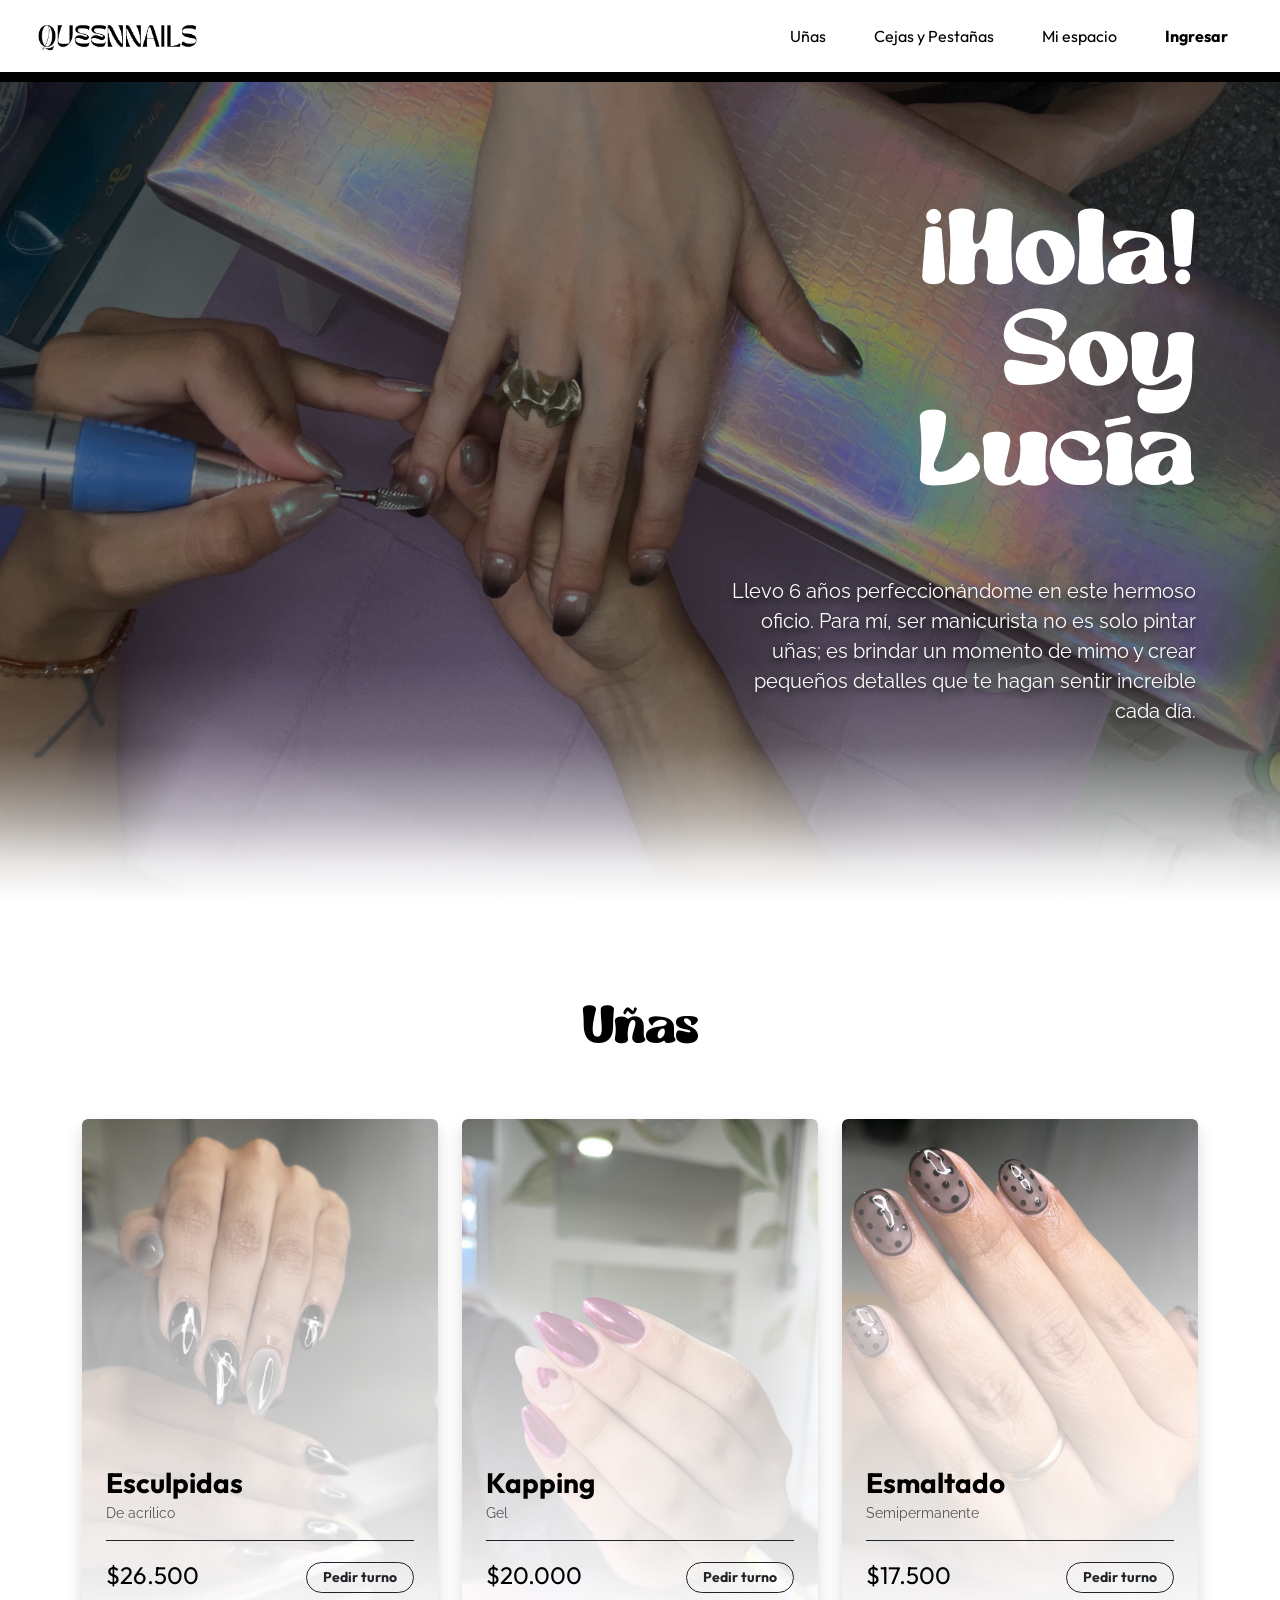
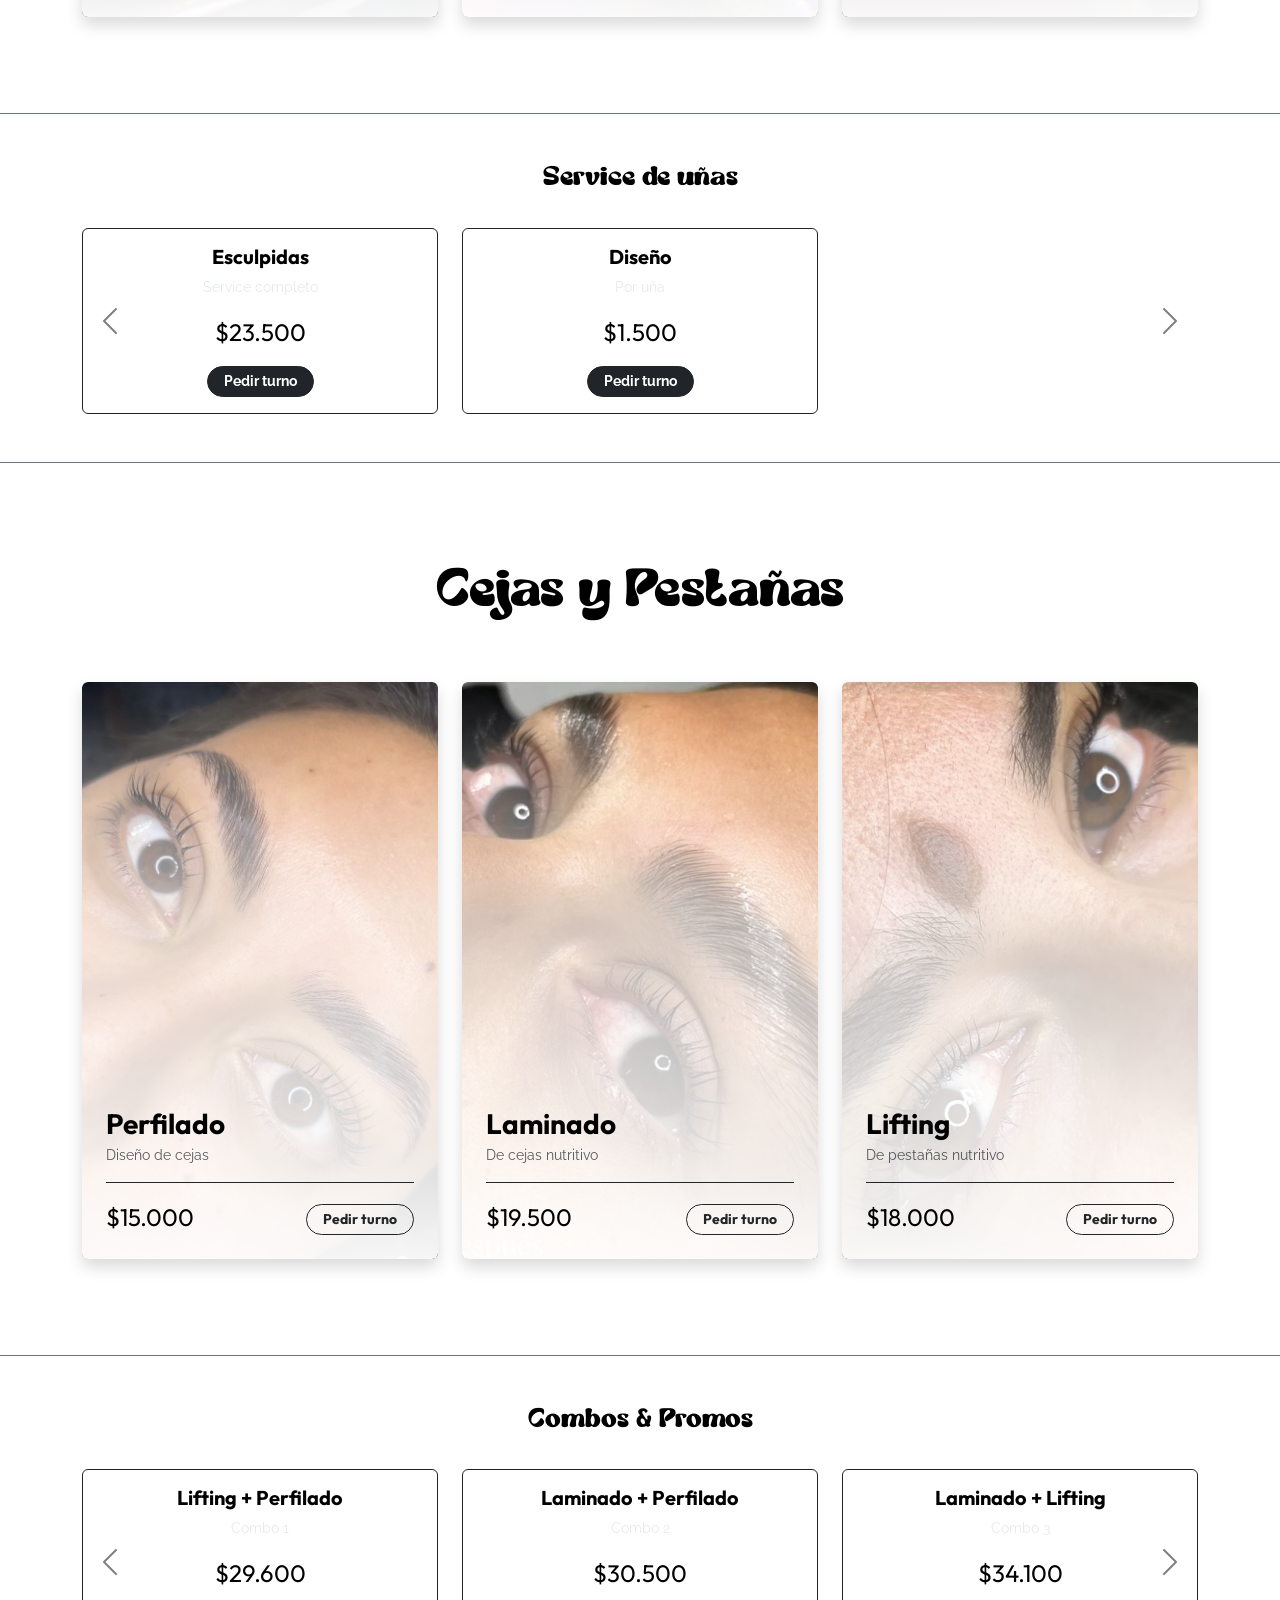
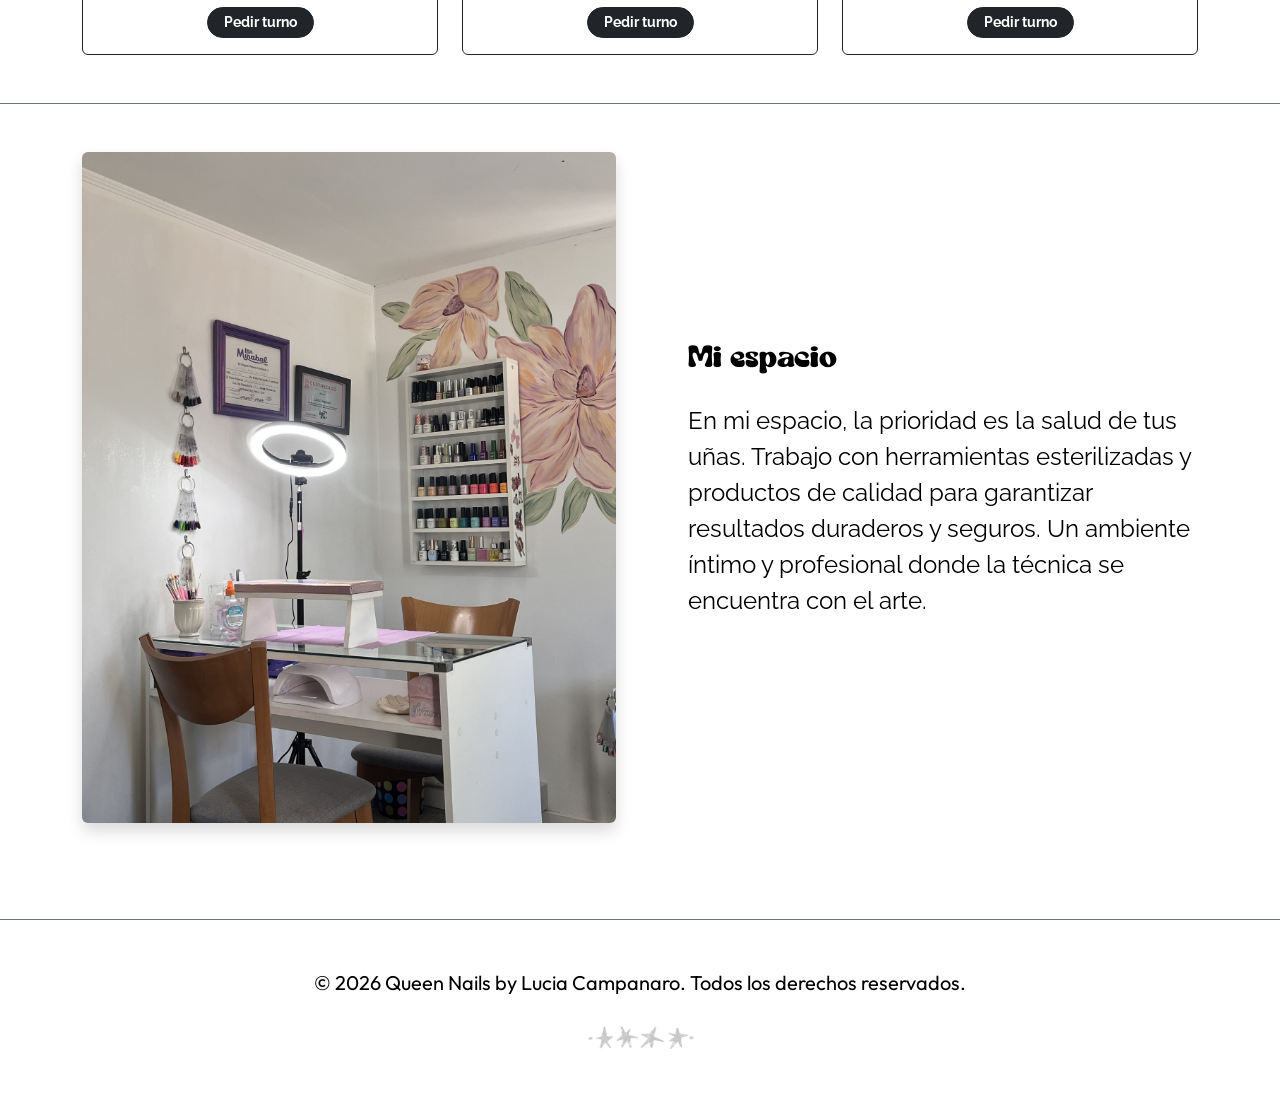
<file: index.html>
<!DOCTYPE html>
<html lang="es">

<head>
    <meta charset="utf-8" />
    <meta name="viewport" content="width=device-width, initial-scale=1" />
    <meta name="description" content="Landing de técnicas de joyería contemporánea." />
    <title>Queen Nails - Lucia Campanaro</title>

    <link href="https://cdn.jsdelivr.net/npm/bootstrap@5.3.0/dist/css/bootstrap.min.css" rel="stylesheet">
    <link href="https://fonts.googleapis.com/css2?family=Beth+Ellen&family=Outfit:wght@100..900&family=Raleway:ital,wght@0,100..900;1,100..900&display=swap" rel="stylesheet">
    <link rel="stylesheet" href="estilos.css" />
</head>

<body class="bg-white text-black font-raleway">

    <nav class="navbar navbar-expand-lg navbar-light bg-white fixed-top custom-nav-border">
        <div class="container-fluid">

            <a class="navbar-brand ms-4" href="#">
                <img src="assets/imagenes/logoqn.png" alt="Logo" height="40">
            </a>

            <button class="navbar-toggler me-3" type="button" data-bs-toggle="collapse" data-bs-target="#navbarNav"
                aria-controls="navbarNav" aria-expanded="false" aria-label="Toggle navigation">
                <span class="navbar-toggler-icon"></span>
            </button>

            <div class="collapse navbar-collapse justify-content-end" id="navbarNav">
                <ul class="navbar-nav align-items-center font-outfit pe-3">
                    <li class="nav-item"><a class="nav-link px-4 py-3 text-black" href="#uñas">Uñas</a></li>
                    <li class="nav-item"><a class="nav-link px-4 py-3 text-black" href="#cejas-pestañas">Cejas y Pestañas</a></li>
                    <li class="nav-item"><a class="nav-link px-4 py-3 text-black" href="#espacio">Mi espacio</a></li>
                    <li class="nav-item">
                        <a class="nav-link px-4 py-3 text-black fw-bold" href="admin.html">Ingresar</a>
                    </li>
                </ul>
            </div>
        </div>
    </nav>

    <main class="bg-white">

        <section id="hero" class="hero-bg d-flex align-items-center min-vh-100">
            <div class="container-fluid pe-lg-5 pb-5 position-relative z-1">
                <div class="row justify-content-end me-lg-4">
                    <div class="col-12 col-lg-5 text-center text-lg-end">
                        <h1 class="hero-title font-whitecapel text-white mb-5">
                            ¡Hola! <br>Soy Lucía
                        </h1>
                        <p class="hero-text font-raleway text-white fs-5 ms-auto">
                            Llevo 6 años perfeccionándome en este hermoso oficio.
                            Para mí, ser manicurista no es solo pintar uñas; es brindar un momento de mimo
                            y crear pequeños detalles que te hagan sentir increíble cada día.
                        </p>
                    </div>
                </div>
            </div>
        </section>

        <!-- UÑAS -->
        <section id="uñas" class="container py-5 my-5">
            <div class="row mb-5">
                <div class="col-12 text-center">
                    <h2 class="font-whitecapel display-4 text-black">Uñas</h2>
                </div>
            </div>
            <div class="row row-cols-1 row-cols-md-2 row-cols-lg-3 g-4">
                <div class="col">
                    <div class="card border-0 shadow overflow-hidden h-100 card-estricta">
                        <img src="assets/imagenes/esculpidas.png" class="card-img w-100 h-100 object-fit-cover" alt="Esculpidas">
                        <div class="card-img-overlay d-flex flex-column justify-content-end p-4 overlay-suave">
                            <h3 class="font-outfit fw-bold text-black mb-1">Esculpidas</h3>
                            <p class="text-muted small mb-3 font-raleway">De acrilico</p>
                            <div class="d-flex justify-content-between align-items-end border-top border-dark pt-3">
                                <span class="fs-4 font-outfit text-black" data-price-id="esculpidas">$26.500</span>
                                <a href="https://ig.me/m/queennails.lc" class="btn btn-sm btn-outline-dark rounded-pill px-3 fw-bold font-outfit">Pedir turno</a>
                            </div>
                        </div>
                    </div>
                </div>
                <div class="col">
                    <div class="card border-0 shadow overflow-hidden h-100 card-estricta">
                        <img src="assets/imagenes/kapping.png" class="card-img w-100 h-100 object-fit-cover" alt="Kapping">
                        <div class="card-img-overlay d-flex flex-column justify-content-end p-4 overlay-suave">
                            <h3 class="font-outfit fw-bold text-black mb-1">Kapping</h3>
                            <p class="text-muted small mb-3 font-raleway">Gel</p>
                            <div class="d-flex justify-content-between align-items-end border-top border-dark pt-3">
                                <span class="fs-4 font-outfit text-black" data-price-id="kapping">$20.000</span>
                                <a href="https://ig.me/m/queennails.lc" class="btn btn-sm btn-outline-dark rounded-pill px-3 fw-bold font-outfit">Pedir turno</a>
                            </div>
                        </div>
                    </div>
                </div>
                <div class="col">
                    <div class="card border-0 shadow overflow-hidden h-100 card-estricta">
                        <img src="assets/imagenes/semi.png" class="card-img w-100 h-100 object-fit-cover" alt="Semipermanente">
                        <div class="card-img-overlay d-flex flex-column justify-content-end p-4 overlay-suave">
                            <h3 class="font-outfit fw-bold text-black mb-1">Esmaltado</h3>
                            <p class="text-muted small mb-3 font-raleway">Semipermanente</p>
                            <div class="d-flex justify-content-between align-items-end border-top border-dark pt-3">
                                <span class="fs-4 font-outfit text-black" data-price-id="esmaltado">$17.500</span>
                                <a href="https://ig.me/m/queennails.lc" class="btn btn-sm btn-outline-dark rounded-pill px-3 fw-bold font-outfit">Pedir turno</a>
                            </div>
                        </div>
                    </div>
                </div>
            </div>
        </section>

        <section id="services-extra" class="py-5 border-top border-bottom border-secondary" data-bs-theme="dark">
            <div class="container">
                <div class="row mb-4">
                    <div class="col-12 text-center">
                        <h3 class="font-whitecapel text-black">Service de uñas</h3>
                    </div>
                </div>
                <div id="carouselServices" class="carousel slide" data-bs-ride="carousel">
                    <div class="carousel-inner">
                        <div class="carousel-item active">
                            <div class="row row-cols-1 row-cols-md-3 g-4">
                                <div class="col">
                                    <div class="card h-100 bg-white border border-dark text-black">
                                        <div class="card-body text-center">
                                            <h5 class="font-outfit fw-bold">Esculpidas</h5>
                                            <p class="small text-muted">Service completo</p>
                                            <div class="fs-4 font-outfit mb-3" data-price-id="service_esculpidas">$23.500</div>
                                            <a href="https://ig.me/m/queennails.lc" class="btn btn-sm btn-dark rounded-pill px-3 fw-bold">Pedir turno</a>
                                        </div>
                                    </div>
                                </div>
                                <div class="col">
                                    <div class="card h-100 bg-white border border-dark text-black">
                                        <div class="card-body text-center">
                                            <h5 class="font-outfit fw-bold">Diseño</h5>
                                            <p class="small text-muted">Por uña</p>
                                            <div class="fs-4 font-outfit mb-3" data-price-id="service_diseno_u">$1.500</div>
                                            <a href="https://ig.me/m/queennails.lc" class="btn btn-sm btn-dark rounded-pill px-3 fw-bold">Pedir turno</a>
                                        </div>
                                    </div>
                                </div>
                            </div>
                        </div>
                        <div class="carousel-item">
                            <div class="row row-cols-1 row-cols-md-3 g-4">
                                <div class="col">
                                    <div class="card h-100 bg-white border border-dark text-black">
                                        <div class="card-body text-center">
                                            <h5 class="font-outfit fw-bold">Diseño</h5>
                                            <p class="small text-muted">Full set</p>
                                            <div class="fs-4 font-outfit mb-3" data-price-id="service_diseno_fs">$12.000</div>
                                            <a href="https://ig.me/m/queennails.lc" class="btn btn-sm btn-dark rounded-pill px-3 fw-bold">Pedir turno</a>
                                        </div>
                                    </div>
                                </div>
                                <div class="col">
                                    <div class="card h-100 bg-white border border-dark text-black">
                                        <div class="card-body text-center">
                                            <h5 class="font-outfit fw-bold">Retirado</h5>
                                            <p class="small text-muted">Esculpidas - Kapping</p>
                                            <div class="fs-4 font-outfit mb-3" data-price-id="service_retirado">$10.000</div>
                                            <a href="https://ig.me/m/queennails.lc" class="btn btn-sm btn-dark rounded-pill px-3 fw-bold">Pedir turno</a>
                                        </div>
                                    </div>
                                </div>
                            </div>
                        </div>
                    </div>
                    <button class="carousel-control-prev" type="button" data-bs-target="#carouselServices" data-bs-slide="prev" style="width: 5%;">
                        <span class="carousel-control-prev-icon" aria-hidden="true"></span>
                    </button>
                    <button class="carousel-control-next" type="button" data-bs-target="#carouselServices" data-bs-slide="next" style="width: 5%;">
                        <span class="carousel-control-next-icon" aria-hidden="true"></span>
                    </button>
                </div>
            </div>
        </section>

        <section id="cejas-pestañas" class="container py-5 my-5">
            <div class="row mb-5">
                <div class="col-12 text-center">
                    <h2 class="font-whitecapel display-4 text-black">Cejas y Pestañas</h2>
                </div>
            </div>
            <div class="row row-cols-1 row-cols-md-2 row-cols-lg-3 g-4">
                <div class="col">
                    <div class="card border-0 shadow overflow-hidden h-100 card-estricta">
                        <img src="assets/imagenes/perfilado.jpeg" class="card-img w-100 h-100 object-fit-cover" alt="Perfilado">
                        <div class="card-img-overlay d-flex flex-column justify-content-end p-4 overlay-suave">
                            <h3 class="font-outfit fw-bold text-black mb-1">Perfilado</h3>
                            <p class="text-muted small mb-3 font-raleway">Diseño de cejas</p>
                            <div class="d-flex justify-content-between align-items-end border-top border-dark pt-3">
                                <span class="fs-4 font-outfit text-black" data-price-id="perfilado">$15.000</span>
                                <a href="https://ig.me/m/queennails.lc" class="btn btn-sm btn-outline-dark rounded-pill px-3 fw-bold font-outfit">Pedir turno</a>
                            </div>
                        </div>
                    </div>
                </div>
                <div class="col">
                    <div class="card border-0 shadow overflow-hidden h-100 card-estricta">
                        <img src="assets/imagenes/laminado.jpeg" class="card-img w-100 h-100 object-fit-cover" alt="Laminado">
                        <div class="card-img-overlay d-flex flex-column justify-content-end p-4 overlay-suave">
                            <h3 class="font-outfit fw-bold text-black mb-1">Laminado</h3>
                            <p class="text-muted small mb-3 font-raleway">De cejas nutritivo</p>
                            <div class="d-flex justify-content-between align-items-end border-top border-dark pt-3">
                                <span class="fs-4 font-outfit text-black" data-price-id="laminado_cejas">$19.500</span>
                                <a href="https://ig.me/m/queennails.lc" class="btn btn-sm btn-outline-dark rounded-pill px-3 fw-bold font-outfit">Pedir turno</a>
                            </div>
                        </div>
                    </div>
                </div>
                <div class="col">
                    <div class="card border-0 shadow overflow-hidden h-100 card-estricta">
                        <img src="assets/imagenes/pestanas.png" class="card-img w-100 h-100 object-fit-cover" alt="Lifting">
                        <div class="card-img-overlay d-flex flex-column justify-content-end p-4 overlay-suave">
                            <h3 class="font-outfit fw-bold text-black mb-1">Lifting</h3>
                            <p class="text-muted small mb-3 font-raleway">De pestañas nutritivo</p>
                            <div class="d-flex justify-content-between align-items-end border-top border-dark pt-3">
                                <span class="fs-4 font-outfit text-black" data-price-id="lifting">$18.000</span>
                                <a href="https://ig.me/m/queennails.lc" class="btn btn-sm btn-outline-dark rounded-pill px-3 fw-bold font-outfit">Pedir turno</a>
                            </div>
                        </div>
                    </div>
                </div>
            </div>
        </section>

        <section id="combos" class="py-5 bg-white border-top border-bottom border-secondary" data-bs-theme="dark">
            <div class="container">
                <div class="row mb-4">
                    <div class="col-12 text-center">
                        <h3 class="font-whitecapel text-black">Combos & Promos</h3>
                    </div>
                </div>
                <div id="carouselCombos" class="carousel slide" data-bs-ride="carousel">
                    <div class="carousel-inner">
                        <div class="carousel-item active">
                            <div class="row row-cols-1 row-cols-md-3 g-4">
                                <div class="col">
                                    <div class="card h-100 bg-white border border-dark text-black">
                                        <div class="card-body text-center">
                                            <h5 class="font-outfit fw-bold">Lifting + Perfilado</h5>
                                            <p class="small text-muted">Combo 1</p>
                                            <div class="fs-4 font-outfit mb-3" data-price-id="combo1">$29.600</div>
                                            <a href="https://ig.me/m/queennails.lc" class="btn btn-sm btn-dark rounded-pill px-3 fw-bold">Pedir turno</a>
                                        </div>
                                    </div>
                                </div>
                                <div class="col">
                                    <div class="card h-100 bg-white border border-dark text-black">
                                        <div class="card-body text-center">
                                            <h5 class="font-outfit fw-bold">Laminado + Perfilado</h5>
                                            <p class="small text-muted">Combo 2</p>
                                            <div class="fs-4 font-outfit mb-3" data-price-id="combo2">$30.500</div>
                                            <a href="https://ig.me/m/queennails.lc" class="btn btn-sm btn-dark rounded-pill px-3 fw-bold">Pedir turno</a>
                                        </div>
                                    </div>
                                </div>
                                <div class="col">
                                    <div class="card h-100 bg-white border border-dark text-black">
                                        <div class="card-body text-center">
                                            <h5 class="font-outfit fw-bold">Laminado + Lifting</h5>
                                            <p class="small text-muted">Combo 3</p>
                                            <div class="fs-4 font-outfit mb-3" data-price-id="combo3">$34.100</div>
                                            <a href="https://ig.me/m/queennails.lc" class="btn btn-sm btn-dark rounded-pill px-3 fw-bold">Pedir turno</a>
                                        </div>
                                    </div>
                                </div>
                            </div>
                        </div>
                        <div class="carousel-item">
                            <div class="row row-cols-1 row-cols-md-3 g-4">
                                <div class="col">
                                    <div class="card h-100 bg-white border border-dark text-black">
                                        <div class="card-body text-center">
                                            <h5 class="font-outfit fw-bold">Laminado + Lifting + Perfilado</h5>
                                            <p class="small text-muted">Combo 4</p>
                                            <div class="fs-4 font-outfit mb-3" data-price-id="combo4">$48.500</div>
                                            <a href="https://ig.me/m/queennails.lc" class="btn btn-sm btn-dark rounded-pill px-3 fw-bold">Pedir turno</a>
                                        </div>
                                    </div>
                                </div>
                            </div>
                        </div>
                    </div>
                    <button class="carousel-control-prev" type="button" data-bs-target="#carouselCombos" data-bs-slide="prev" style="width: 5%;">
                        <span class="carousel-control-prev-icon" aria-hidden="true"></span>
                    </button>
                    <button class="carousel-control-next" type="button" data-bs-target="#carouselCombos" data-bs-slide="next" style="width: 5%;">
                        <span class="carousel-control-next-icon" aria-hidden="true"></span>
                    </button>
                </div>
            </div>
        </section>

        <section id="espacio" class="container py-5 mb-5">
            <div class="row align-items-center g-5">
                <div class="col-12 col-lg-6">
                    <img src="assets/imagenes/miespacio.jpeg" alt="Trabajo de vidrio" class="img-fluid rounded w-100 shadow">
                </div>
                <div class="col-12 col-lg-6">
                    <div class="ps-lg-4 text-center text-lg-start">
                        <h2 class="titulo-seccion font-whitecapel mb-4 text-black">Mi espacio</h2>
                        <p class="fs-4 text-black">
                            En mi espacio, la prioridad es la salud de tus uñas. Trabajo con herramientas esterilizadas
                            y productos de calidad para garantizar resultados duraderos y seguros. Un ambiente íntimo y
                            profesional donde la técnica se encuentra con el arte.
                        </p>
                    </div>
                </div>
            </div>
        </section>

    </main>

    <footer class="bg-white text-black py-5 text-center border-top border-secondary">
        <div class="container d-flex flex-column align-items-center gap-3">
            <p class="font-outfit fs-5 mb-0">© 2026 Queen Nails by Lucia Campanaro. Todos los derechos reservados.</p>
            <img src="assets/imagenes/estrellas.png" alt="Estrellas decorativas" class="d-block" style="max-width: 120px;" />
        </div>
    </footer>

    <script src="https://cdn.jsdelivr.net/npm/bootstrap@5.3.0/dist/js/bootstrap.bundle.min.js"></script>
    <script src="admin.js"></script>
</body>

</html>
</file>
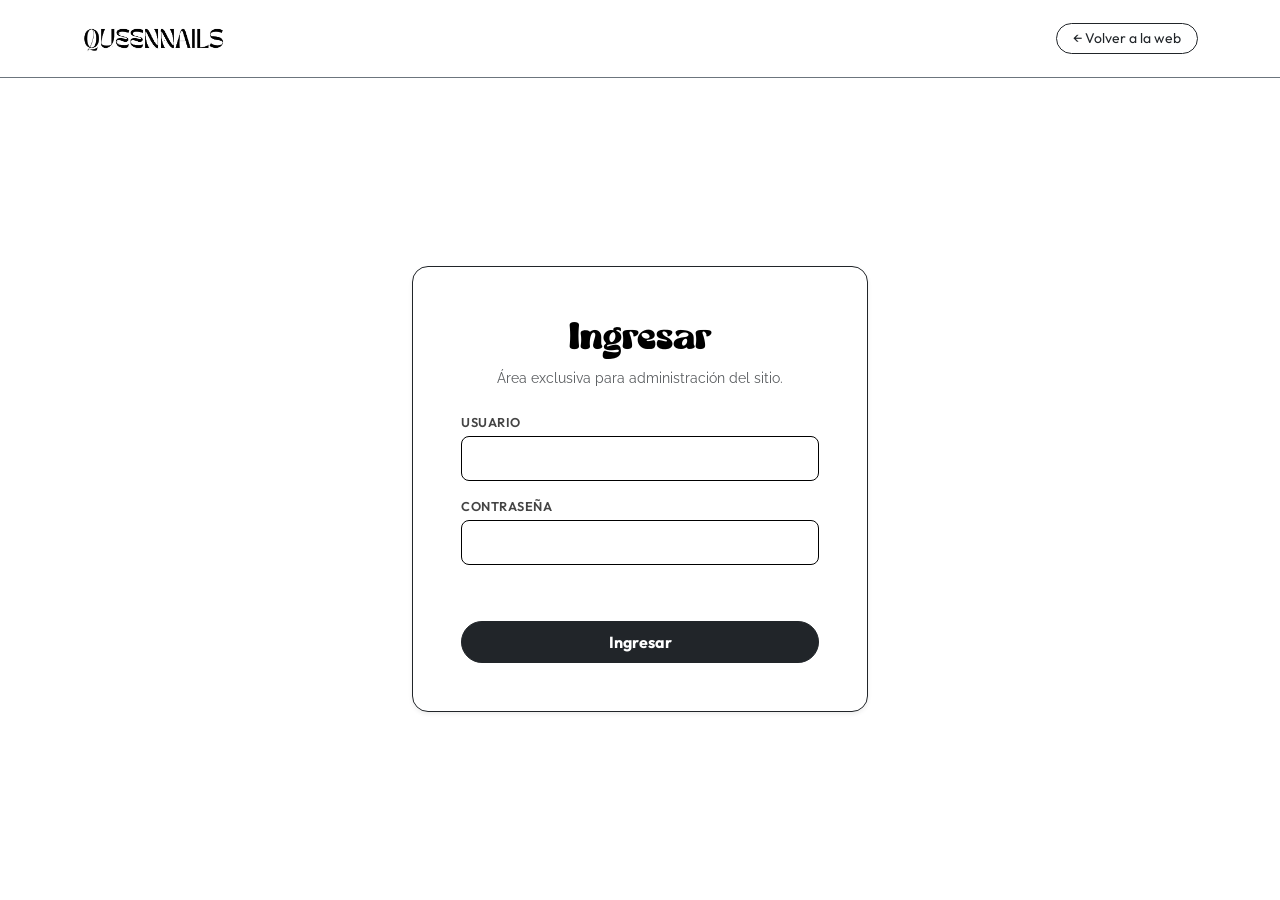
<file: admin.html>
<!DOCTYPE html>
<html lang="es">

<head>
    <meta charset="utf-8" />
    <meta name="viewport" content="width=device-width, initial-scale=1" />
    <title>Acceso Gestión - Queen Nails</title>

    <link href="https://cdn.jsdelivr.net/npm/bootstrap@5.3.0/dist/css/bootstrap.min.css" rel="stylesheet">
    <link href="https://fonts.googleapis.com/css2?family=Beth+Ellen&family=Outfit:wght@100..900&family=Raleway:ital,wght@0,100..900;1,100..900&display=swap" rel="stylesheet">
    <link rel="stylesheet" href="estilos.css" />
</head>

<body class="bg-white text-black font-raleway d-flex flex-column min-vh-100">

    <nav class="navbar navbar-light bg-white border-bottom border-secondary py-3">
        <div class="container d-flex justify-content-between align-items-center">
            <a class="navbar-brand" href="index.html">
                <img src="assets/imagenes/logoqn.png" alt="Logo" height="35">
            </a>
            <a href="index.html" class="btn btn-outline-dark btn-sm rounded-pill font-outfit px-3">← Volver a la web</a>
        </div>
    </nav>

    <main class="flex-grow-1 d-flex align-items-center justify-content-center py-5">
        
        <!-- SECCIÓN LOGIN -->
        <section id="login-section" class="container w-100" style="max-width: 480px;">
            <div class="border border-dark rounded-4 p-4 p-lg-5 shadow-sm bg-white">
                <h2 class="font-whitecapel fs-1 mb-1 text-center">Ingresar</h2>
                <p class="font-raleway text-muted mb-4 text-center" style="font-size: .9rem;">Área exclusiva para administración del sitio.</p>

                <div class="mb-3">
                    <label class="admin-label font-outfit" for="input-user">Usuario</label>
                    <input class="admin-input font-outfit" type="text" id="input-user" autocomplete="username" />
                </div>
                <div class="mb-4">
                    <label class="admin-label font-outfit" for="input-pass">Contraseña</label>
                    <input class="admin-input font-outfit" type="password" id="input-pass" autocomplete="current-password" />
                </div>

                <p class="font-outfit text-danger mb-3 text-center" id="login-error" style="font-size: .85rem; min-height: 1.2em;"></p>

                <button class="btn btn-dark rounded-pill px-5 py-2 font-outfit fw-bold w-100" id="btn-login">
                    Ingresar
                </button>
            </div>
        </section>

        <!-- PANEL DE GESTIÓN -->
        <section id="admin-section" class="container" style="display: none;">
            <div class="border border-dark rounded-4 p-4 p-lg-5 bg-white shadow-sm">
                <div class="d-flex flex-column flex-sm-row justify-content-between align-items-sm-center mb-4 pb-3 border-bottom border-secondary gap-2">
                    <div>
                        <h3 class="font-whitecapel fs-2 mb-1">Modificar precios</h3>
                        <p class="font-raleway text-muted mb-0" style="font-size: .9rem;">
                            Editá los valores y hacé clic en <strong>Guardar cambios</strong>. Los precios se actualizan automáticamente en la web.
                        </p>
                    </div>
                    <button class="btn btn-outline-secondary btn-sm rounded-pill px-3 font-outfit align-self-start" id="btn-cerrar-sesion">Cerrar sesión</button>
                </div>

                <div class="row g-3 my-3" id="admin-price-grid"></div>

                <div class="d-flex flex-column flex-sm-row gap-3 mt-5">
                    <button class="btn btn-dark rounded-pill px-5 py-2 font-outfit fw-bold" id="btn-guardar">
                        Guardar cambios
                    </button>
                    <button class="btn btn-outline-dark rounded-pill px-4 py-2 font-outfit" id="btn-resetear">
                        Restaurar precios originales
                    </button>
                </div>
            </div>
        </section>

    </main>

    <!-- Ventana flotante de confirmación -->
    <div class="modal fade" id="modalExito" tabindex="-1" aria-hidden="true">
        <div class="modal-dialog modal-dialog-centered modal-sm">
            <div class="modal-content border border-dark rounded-4 shadow p-3 text-center font-outfit">
                <div class="modal-body">
                    <div class="fs-2 mb-2">✅</div>
                    <h5 class="fw-bold mb-1">¡Cambios guardados!</h5>
                    <p class="text-muted small font-raleway mb-3">Los precios se ven actualizados en tu página.</p>
                    <button type="button" class="btn btn-dark btn-sm rounded-pill px-4 w-100" data-bs-dismiss="modal">Aceptar</button>
                </div>
            </div>
        </div>
    </div>

    <script src="https://cdn.jsdelivr.net/npm/bootstrap@5.3.0/dist/js/bootstrap.bundle.min.js"></script>
    <script src="admin.js"></script>
</body>

</html>
</file>
<file: estilos.css>
@font-face {
    font-family: 'Whitecapel';
    src: url('assets/fuentes/WhiteCapel.otf') format('opentype');
    font-weight: normal;
    font-style: normal;
}
 
/* Reset seguro */
*, *::before, *::after {
    box-sizing: border-box;
}
 
body {
    font-family: 'Whitecapel', sans-serif;
    overflow-x: hidden;
    width: 100%;
    margin: 0;
    padding: 0;
}
 
.font-whitecapel { font-family: 'Whitecapel', sans-serif; }
.font-outfit     { font-family: "Outfit", sans-serif; }
.font-raleway    { font-family: "Raleway", sans-serif; }
 
a { text-decoration: none; color: inherit; }
section { scroll-margin-top: 80px; }
 
/* ─── NAVBAR ─────────────────────────────────────── */
.custom-nav-border { border-bottom: 10px solid black; }
 
.navbar-toggler {
    border: 1px solid black !important;
    box-shadow: none !important;
}
 
.navbar-collapse {
    justify-content: flex-end !important;
}
 
.navbar-nav {
    margin-left: auto !important;
}
 
#navbarNav .nav-item .nav-link {
    position: relative;
    color: black !important;
}
 
/* Subrayado animado */
#navbarNav .nav-item:not(.no-resaltado) .nav-link::after {
    content: '';
    position: absolute;
    bottom: 5px;
    left: 50%;
    width: 0;
    height: 2px;
    background-color: #000;
    transition: width 0.3s ease-in-out;
    transform: translateX(-50%);
}
 
#navbarNav .nav-item:not(.no-resaltado) .nav-link:hover::after {
    width: 70%;
}
 
/* Menú desplegable en mobile */
@media (max-width: 991px) {
    .navbar-collapse {
        background-color: #fff;
        border-top: 1px solid #eee;
        padding: 8px 0 16px;
        text-align: center;
        justify-content: center !important;
    }
 
    .navbar-nav {
        margin-left: 0 !important;
        width: 100%;
    }
 
    #navbarNav .nav-item .nav-link {
        padding: 12px 16px !important;
        font-size: 1.05rem;
    }
}
 
/* ─── HERO ───────────────────────────────────────── */
.hero-bg {
    background-image: url("assets/imagenes/qnportada.jpeg");
    background-size: cover;
    background-position: center top;
    box-shadow: inset 0 0 0 1000px rgba(0, 0, 0, 0.45);
    padding-top: 80px;
    position: relative;
    min-height: 100svh;
}
 
.hero-bg::after {
    content: '';
    position: absolute;
    bottom: 0;
    left: 0;
    width: 100%;
    height: 240px;
    background: linear-gradient(to bottom,
        rgba(255,255,255,0)    0%,
        rgba(255,255,255,0.15) 35%,
        rgba(255,255,255,0.55) 65%,
        rgba(255,255,255,0.88) 85%,
        rgba(255,255,255,1)   100%
    );
    pointer-events: none;
}
 
.hero-title {
    font-size: 7rem;
    line-height: 0.9;
    padding-bottom: 20px;
}
 
.hero-text {
    font-size: 1.4rem;
    max-width: 600px;
    margin: 0 auto;
    text-shadow: 0 3px 6px rgba(0,0,0,0.7);
}
 
/* ─── SECCIONES GENERALES ────────────────────────── */
.card-estricta {
    min-height: 340px;
    transition: transform 0.25s ease;
}
 
.card-estricta:hover { transform: translateY(-4px); }
 
.overlay-suave {
    background: linear-gradient(to top,
        rgba(255,255,255,0.96) 0%,
        rgba(255,255,255,0.65) 60%,
        transparent 100%
    );
}
 
/* ─── ADMIN ──────────────────────────────────────── */
.admin-label {
    display: block;
    font-size: 0.8rem;
    font-weight: 600;
    text-transform: uppercase;
    letter-spacing: 0.04em;
    color: #444;
    margin-bottom: 4px;
}
 
.admin-input {
    width: 100%;
    border: 1px solid #000 !important;
    border-radius: 8px;
    padding: 10px 14px;
    font-size: 0.95rem;
    outline: none;
    transition: border-color 0.2s;
    display: block;
    margin-bottom: 10px;
    box-shadow: none !important;
    background: transparent;
}
 
.admin-input:focus { border-color: #000; }
 
#admin-section {
    width: 90%;
    max-width: 800px;
    margin: 20px auto;
    padding: 15px;
}
 
#admin-section table {
    display: block;
    width: 100%;
    overflow-x: auto;
    -webkit-overflow-scrolling: touch;
}
 
/* ─── RESPONSIVE: TABLET ─────────────────────────── */
@media (max-width: 992px) {
    .hero-title { font-size: 4.5rem; line-height: 1; }
    .hero-text  { font-size: 1.1rem !important; }
 
    /* Sección "Mi espacio" — imagen encima del texto */
    #espacio .col-12.col-lg-6:first-child {
        order: -1;
    }
}
 
/* ─── RESPONSIVE: MOBILE ─────────────────────────── */
@media (max-width: 576px) {
    section { scroll-margin-top: 70px; }
 
    /* Hero */
    .hero-bg { padding-top: 70px; background-position: center; }
    .hero-title { font-size: 2.8rem; line-height: 1.05; padding-bottom: 12px; }
    .hero-text  { font-size: 0.95rem !important; }
    .hero-bg::after { height: 160px; }
 
    /* Títulos de sección */
    h2.display-4 { font-size: 2.2rem !important; }
    h3.font-whitecapel { font-size: 1.8rem !important; }
 
    /* Tarjetas — altura fija más compacta en mobile */
    .card-estricta { min-height: 280px; }
 
    /* Carousel — flechas más visibles en pantallas chicas */
    .carousel-control-prev,
    .carousel-control-next { width: 10% !important; }
 
    /* Cards de servicios/combos — texto más compacto */
    .card .card-body { padding: 1rem !important; }
    .card .fs-4 { font-size: 1.1rem !important; }
 
    /* Sección "Mi espacio" */
    #espacio img { border-radius: 12px; }
    #espacio .ps-lg-4 { padding: 0 !important; }
    .titulo-seccion { font-size: 2rem !important; }
 
    /* Footer */
    footer p { font-size: 0.85rem !important; }
 
    /* Admin panel */
    #admin-section { width: 100%; padding: 12px; }
    #admin-section .row { flex-direction: column !important; display: flex; }
}
 
/* ─── RESPONSIVE: MOBILE MUY CHICO (< 380px) ────── */
@media (max-width: 380px) {
    .hero-title { font-size: 2.2rem; }
    .navbar-brand img { height: 30px; }
}
</file>
